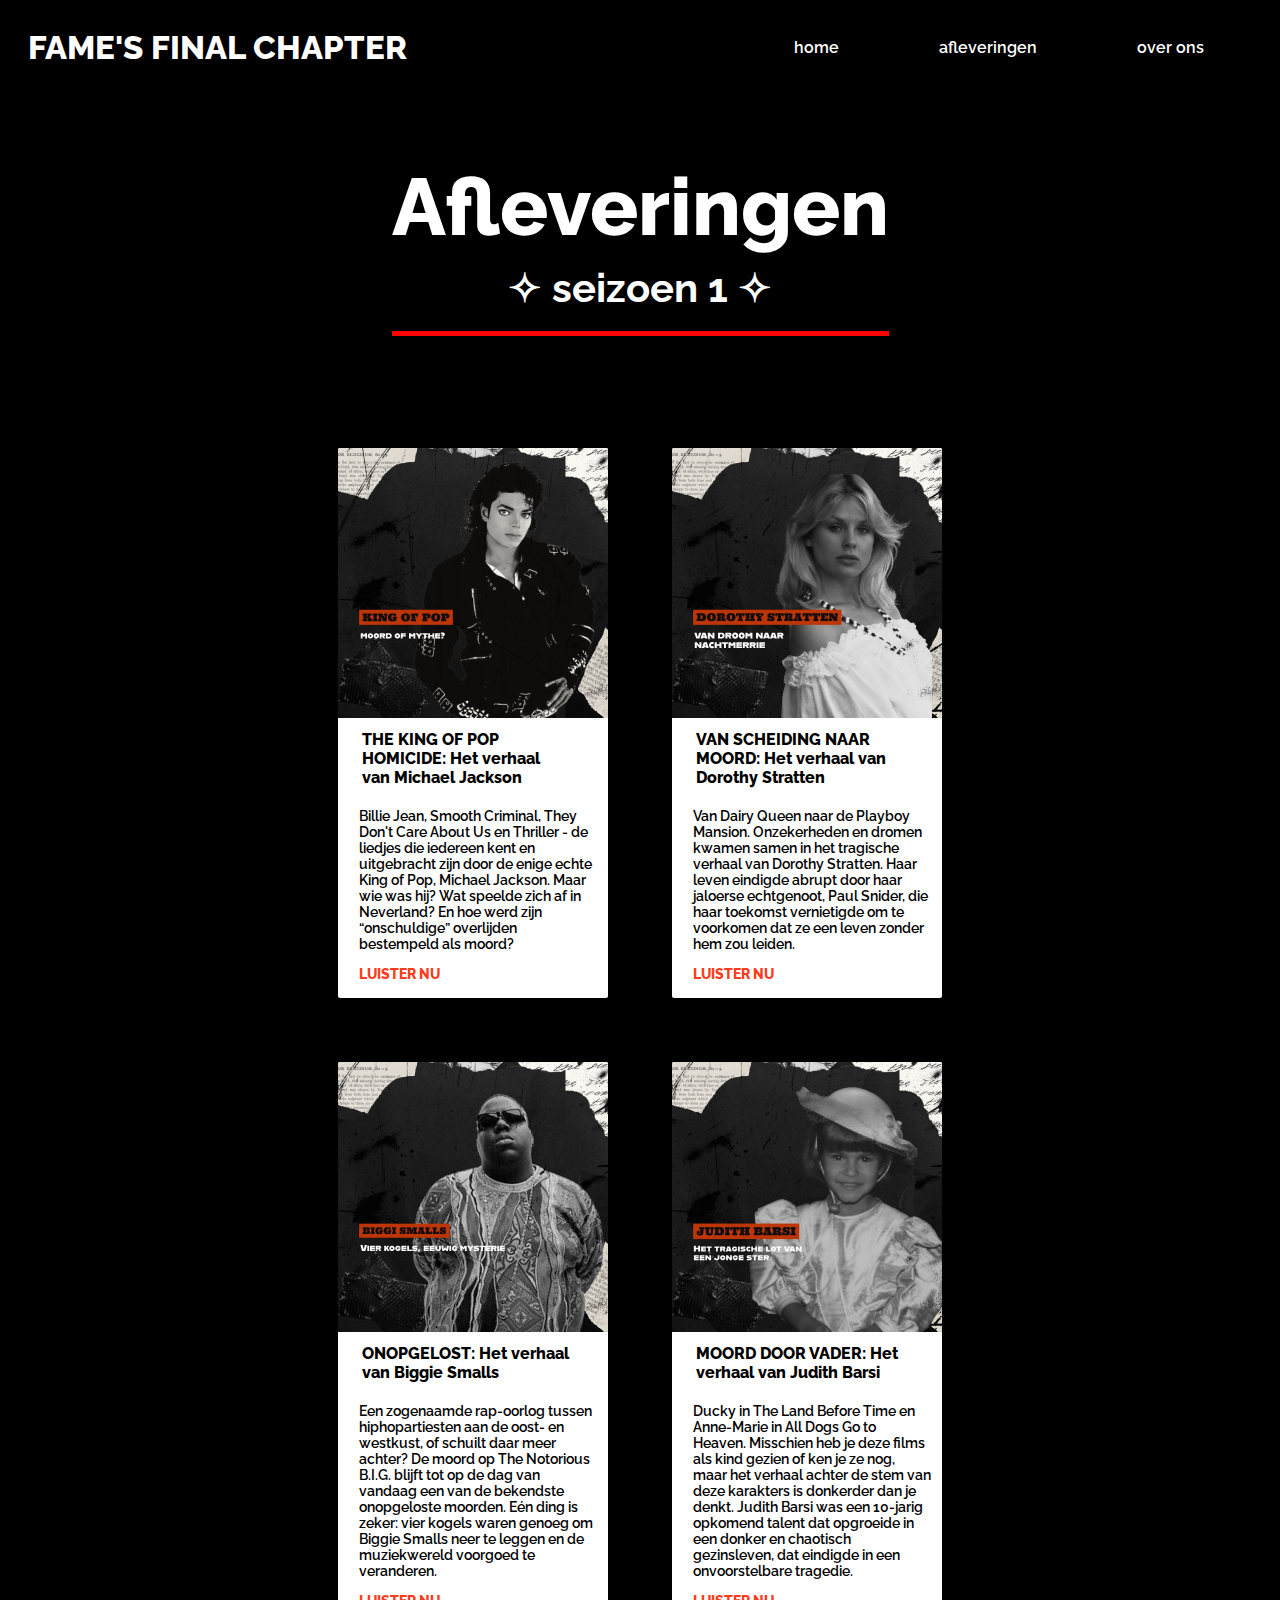
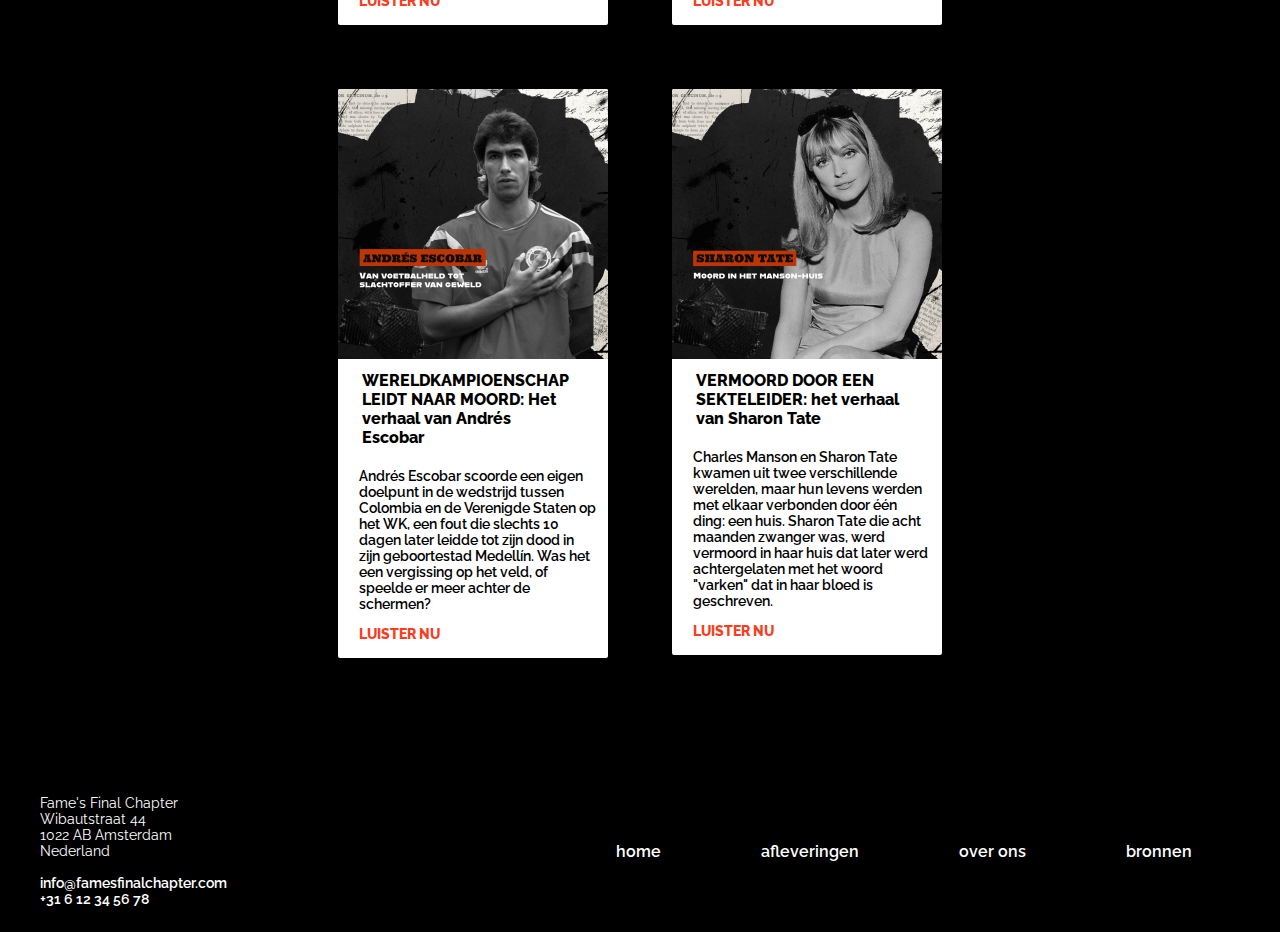
<file: afleveringen.html>
<!DOCTYPE html>
<html lang="nl">

<head>
    <meta charset="UTF-8">
    <meta name="viewport" content="width=device-width, initial-scale=1.0">
    <title>Fame's Final Chapter - Afleveringen</title>
    <link rel="stylesheet" href="css/style.css">
</head>

<body>
    <header>
        <a href="index.html">FAME'S FINAL CHAPTER</a>
        
        <nav>
            <ul>
                <li><a href="index.html">home</a></li>
                <li><a href="afleveringen.html">afleveringen</a></li>
                <li><a href="over_ons.html">over ons</a></li>
            </ul>
        </nav>
    </header>

    <main>
        <section>
            <div>
                <h1>Afleveringen</h1>
                <h2>✧ seizoen 1 ✧</h2>
            </div>
        </section>

        <!-- Afleveringen - Seizoen 1 -->
        <section>
            <h3>Afleveringen</h3>
            <article>
                <div>
                    <img src="images/michael-jackson_thumbnail.jpeg" alt="Michael Jackson Thumbnail">
                    <h4>THE KING OF POP HOMICIDE: Het verhaal van Michael Jackson</h4>
                    <p>Billie Jean, Smooth Criminal, They Don't Care About Us en Thriller - de liedjes die iedereen kent
                        en uitgebracht zijn door de enige echte King of Pop, Michael Jackson. Maar wie was hij? Wat speelde zich af
                        in Neverland? En hoe werd zijn “onschuldige” overlijden bestempeld als moord?</p>
                    <a href="https://youtu.be/Zi_XLOBDo_Y?si=2RL1zgd4n17YhLJm">LUISTER NU</a>
                </div>
            </article>

            <article>
                <div>
                    <img src="images/dorothy-stratten_thumbnail.jpeg" alt="Dorothy Stratten Thumbnail">
                    <h4>VAN SCHEIDING NAAR MOORD: Het verhaal van Dorothy Stratten</h4>
                    <p>Van Dairy Queen naar de Playboy Mansion. Onzekerheden en dromen kwamen samen in het tragische
                        verhaal van Dorothy Stratten. Haar leven eindigde abrupt door haar jaloerse echtgenoot, Paul Snider, die
                        haar toekomst vernietigde om te voorkomen dat ze een leven zonder hem zou leiden.</p>
                    <a href="https://youtu.be/4bbiC3lw7D8?si=qMgVU_SR9GnLeQNc">LUISTER NU</a>
                </div>
            </article>

            <article>
                <div>
                    <img src="images/biggie-smalls_thumbnail.jpeg" alt="Biggie Smalls Thumbnail">
                    <h4>ONOPGELOST: Het verhaal van Biggie Smalls</h4>
                    <p>Een zogenaamde rap-oorlog tussen hiphopartiesten aan de oost- en westkust, of schuilt daar meer achter?
                        De moord op The Notorious B.I.G. blijft tot op de dag van vandaag een van de bekendste
                        onopgeloste moorden. Eén ding is zeker: vier kogels waren genoeg om Biggie Smalls neer te leggen en de
                        muziekwereld voorgoed te veranderen.</p>
                    <a href="https://youtu.be/_JZom_gVfuw?si=YMfRbGf0AQakgNem">LUISTER NU</a>
                </div>
            </article>

            <article>
                <div>
                    <img src="images/judith-barsi_thumbnail.jpeg" alt="Judith Barsi Thumbnail">
                    <h4>MOORD DOOR VADER: Het verhaal van Judith Barsi</h4>
                    <p>Ducky in The Land Before Time en Anne-Marie in All Dogs Go to Heaven. Misschien heb je deze films
                        als
                        kind gezien of ken je ze nog, maar het verhaal achter de stem van deze karakters is donkerder
                        dan je
                        denkt. Judith Barsi was een 10-jarig opkomend talent dat opgroeide in een donker en chaotisch
                        gezinsleven, dat eindigde in een onvoorstelbare tragedie.</p>
                    <a href="https://youtu.be/OYh02GlbRQE?si=AYnQoxR6OCFAeCXl">LUISTER NU</a>
                </div>
            </article>

            <article>
                <div>
                    <img src="images/andres-escobar_thumbnail.jpeg" alt="Andrés Escobar Thumbnail">
                    <h4>WERELDKAMPIOENSCHAP LEIDT NAAR MOORD: Het verhaal van Andrés Escobar</h4>
                    <p>Andrés Escobar scoorde een eigen doelpunt in de wedstrijd tussen Colombia en de Verenigde Staten
                        op
                        het
                        WK, een fout die slechts 10 dagen later leidde tot zijn dood in zijn geboortestad Medellín. Was
                        het
                        een
                        vergissing op het veld, of speelde er meer achter de schermen?</p>
                    <a href="https://youtu.be/kk6f4enUo6w?si=ozaH78iZj54rgj3n">LUISTER NU</a>
                </div>
            </article>

            <article>
                <div>
                    <img src="images/sharon-tate_thumbnail.jpeg" alt="Sharon Tate Thumbnail">
                    <h4>VERMOORD DOOR EEN SEKTELEIDER: het verhaal van Sharon Tate</h4>
                    <p>Charles Manson en Sharon Tate kwamen uit twee verschillende werelden, maar hun levens werden met
                        elkaar
                        verbonden door één ding: een huis. Sharon Tate die acht maanden zwanger was, werd vermoord in
                        haar
                        huis
                        dat later werd achtergelaten met het woord "varken" dat in haar bloed is geschreven.</p>
                    <a href="https://youtu.be/_MFxnb1D6Zg?si=ejHrEf09OBe5m2Bh">LUISTER NU</a>
                </div>
            </article>
        </section>
    </main>

    <footer>
        <address>
            Fame's Final Chapter<br>
            Wibautstraat 44<br>
            1022 AB Amsterdam<br>
            Nederland<br>
            <br>
            <a href="mailto:info@famesfinalchapter.com">info@famesfinalchapter.com</a><br>
            <a href="tel:+31612345678">+31 6 12 34 56 78</a><br>
        </address>

        <nav>
            <ul>
                <li><a href="index.html">home</a></li>
                <li><a href="afleveringen.html">afleveringen</a></li>
                <li><a href="over_ons.html">over ons</a></li>
                <li><a href="bronnen.html">bronnen</a></li>
            </ul>
        </nav>
    </footer>
</body>

</html>
</file>
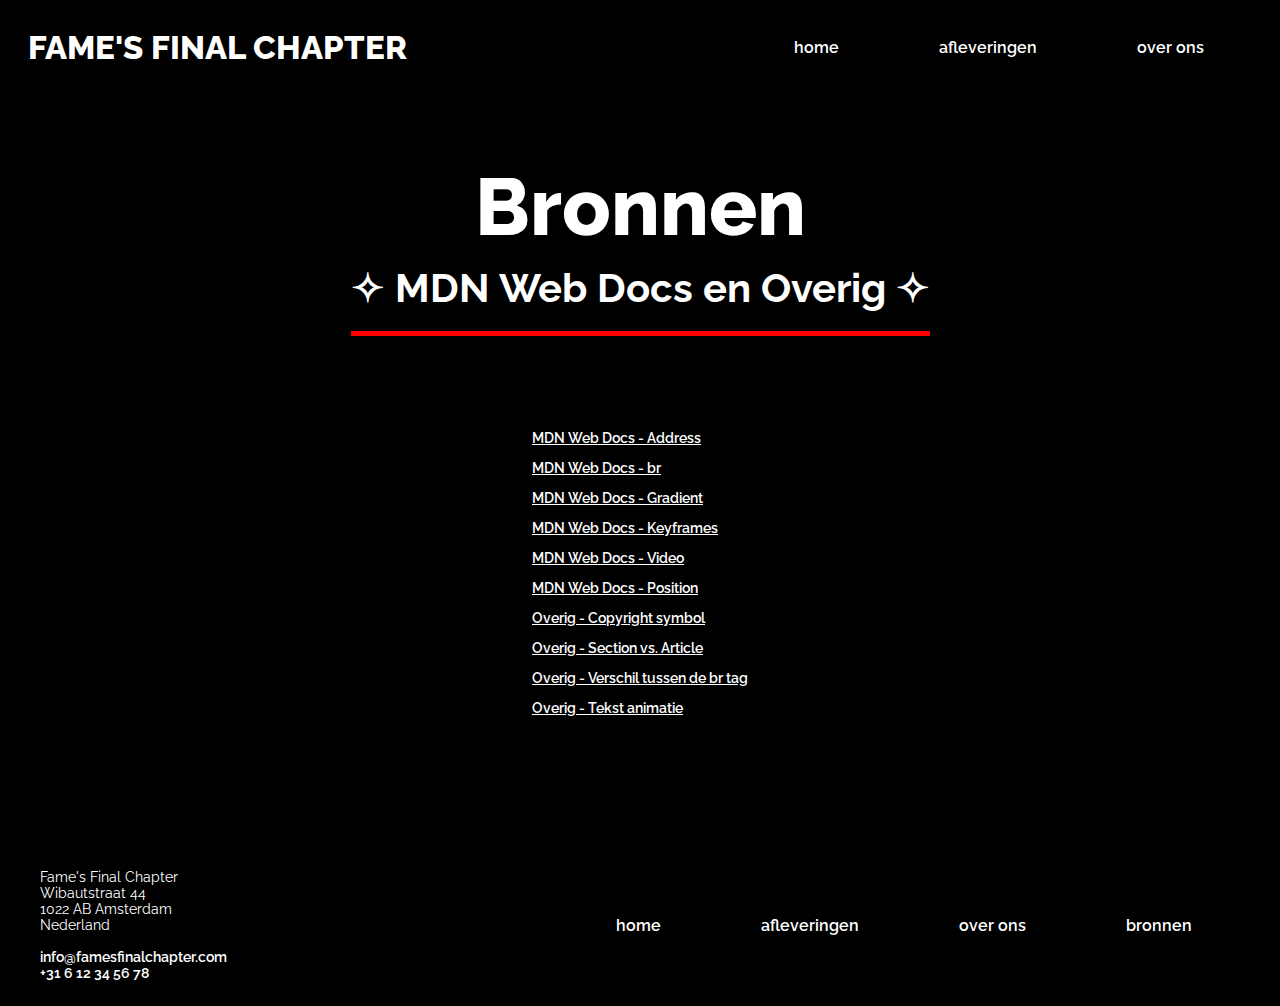
<file: bronnen.html>
<!DOCTYPE html>
<html lang="nl">

<head>
    <meta charset="UTF-8">
    <meta name="viewport" content="width=device-width, initial-scale=1.0">
    <title>Bronnen - Internetstandaarden</title>
    <link rel="stylesheet" href="css/style.css">
</head>

<body>
    <header>
        <a href="index.html">FAME'S FINAL CHAPTER</a>
        
        <nav>
            <ul>
                <li><a href="index.html">home</a></li>
                <li><a href="afleveringen.html">afleveringen</a></li>
                <li><a href="over_ons.html">over ons</a></li>
            </ul>
        </nav>
    </header>

    <main>
        <section>
            <div>
                <h1>Bronnen</h1>
                <h2>✧ MDN Web Docs en Overig ✧</h2>
            </div>
        </section>

        <div class="bronnen">
            <ul>
                <li><a href="https://developer.mozilla.org/en-US/docs/Web/HTML/Element/address">MDN Web Docs - Address</a></li>
                <li><a href="https://developer.mozilla.org/en-US/docs/Web/HTML/Element/br">MDN Web Docs - br</a></li>
                <li><a href="https://developer.mozilla.org/en-US/docs/Web/CSS/gradient/linear-gradient">MDN Web Docs - Gradient</a></li>
                <li><a href="https://developer.mozilla.org/en-US/docs/Web/CSS/@keyframes">MDN Web Docs - Keyframes</a></li>
                <li><a href="https://developer.mozilla.org/en-US/docs/Web/HTML/Element/video">MDN Web Docs - Video</a></li>
                <li><a href="https://developer.mozilla.org/en-US/docs/Web/CSS/position">MDN Web Docs - Position</a></li>
                <li><a href="https://careerkarma.com/blog/html-copyright-symbol/#:~:text=The%20HTML%20copyright%20symbol%20is,to%20become%20a%20web%20developer%3F">Overig - Copyright symbol</a></li>
                <li><a href="https://www-dhiwise-com.translate.goog/post/html-section-vs-article-when-and-how-to-use-each?_x_tr_sl=en&_x_tr_tl=nl&_x_tr_hl=nl&_x_tr_pto=rq&_x_tr_hist=true">Overig - Section vs. Article</a></li>
                <li><a href="https://dev.to/scalertopics/difference-between-and-tag-in-html-5350">Overig - Verschil tussen de br tag</a></li>
                <li><a href="https://stackoverflow.com/questions/71550021is-there-a-way-to-animate-appearing-text-in-html-css">Overig - Tekst animatie</a>
                </li>
            </ul>
        </div>
    </main>
    
    <footer>
        <address>
            Fame's Final Chapter<br>
            Wibautstraat 44<br>
            1022 AB Amsterdam<br>
            Nederland<br>
            <br>
            <a href="mailto:info@famesfinalchapter.com">info@famesfinalchapter.com</a><br>
            <a href="tel:+31612345678">+31 6 12 34 56 78</a><br>
        </address>

        <nav>
            <ul>
                <li><a href="index.html">home</a></li>
                <li><a href="afleveringen.html">afleveringen</a></li>
                <li><a href="over_ons.html">over ons</a></li>
                <li><a href="bronnen.html">bronnen</a></li>
            </ul>
        </nav>
    </footer>

</body>

</html>
</file>
<file: css/style.css>
@import url('https://fonts.googleapis.com/css2?family=Raleway:ital,wght@0,100..900;1,100..900&display=swap');

* {
    margin: 0;
    padding: 0;
    box-sizing: border-box;
}

body {
    background-color: black;
}

/* header */
header {
    top: 0;
    left: 0;
    width: 100%;
    padding: 28px;
    position: fixed;
    background: black;
    width: 100%;
    display: flex;
    align-items: center;
    justify-content: space-between;
}

header li {
    display: inline;
    padding: 3em;
}

header a {
    font-family: "Raleway", sans-serif;
    font-weight: 800;
    font-style: normal;
    font-size: 33px;
    color: white;
    text-decoration: none;
}

header nav a {
    font-family: "Raleway", sans-serif;
    font-weight: 600;
    font-style: normal;
    font-size: 16px;
    color: white;
    text-decoration: none;
    transition: color 0.5s;
    
}

header nav a:hover {
    color: red;
}

/* Index - Banner */
main article h1 {
    font-family: "Raleway", sans-serif;
    font-weight: 750;
    font-style: normal;
    font-size: 85px;
    color: white;
    position: absolute;
    display: flex;
    justify-content: center;
    text-align: center;
    left: 20%;
    margin-top: 550px;
}

main article h2 {
    font-family: "Raleway", sans-serif;
    font-weight: 400;
    font-style: normal;
    font-size: 40px;
    color: white;
    position: absolute;
    display: flex;
    justify-content: center;
    left: 27%;
    margin-top: 660px;
    margin-bottom: 675px;
}

main article img{
    margin-bottom: 3em;
    float: none;
    margin-left: 0%;
}

/* Index - Podcast speler */
main article h3 {
    display: none;
}

article .podcast {
    background: linear-gradient(90deg, rgb(193, 55, 51) 0%, rgb(193, 55, 51) 25%, rgb(149, 86, 68) 75%, black 100%);
    height: 300px;
    margin-top: 80px;
    margin-bottom: 50px;
    margin-left: 15.5em;
    margin-right: 15.5em;
    border-top-left-radius: 2px;
    border-bottom-left-radius: 2px;
}

.podcast img {
    width: 300px;
    height: 300px;
    border-top-left-radius: 2px;
    border-bottom-left-radius: 2px;
    float: left;
}

.podcast h4 {
    font-family: "Raleway", sans-serif;
    font-weight: 800;
    font-style: normal;
    font-size: 25px;
    color: white;
    display: flex;
    justify-content: left;
    text-align: left;
    padding: 1em 5em 0em 1em;
}

.podcast p {
    font-family: "Raleway", sans-serif;
    font-weight: 400;
    font-style: normal;
    font-size: 14px;
    color: white;
    display: flex;
    width: 55%;
    justify-content: left;
    padding: 1em 0em 0em 1.5em;
}

.podcast a {
    color: white;
    font-family: "Raleway", sans-serif;
    font-weight: 400;
    font-style: normal;
    font-size: 14px;
}

main p {
    font-family: "Raleway", sans-serif;
    font-weight: 600;
    font-style: normal;
    font-size: 14px;
    color: white;
}

main p {
    display: flex;
    justify-content: center;
    padding: 0em 16em 0em 16em;
    text-align: center;
}

main a {
    font-family: "Raleway", sans-serif;
    font-weight: 600;
    font-style: normal;
    font-size: 16px;
    color: white;
    transition: color 0.5s;
    display: flex;
    justify-content: center;
    padding: 1em 0em 0em 0em;
}

main a:hover {
    color: red;
}

main article p {
    font-family: "Raleway", sans-serif;
    font-weight: 400;
    font-style: normal;
    font-size: 16px;
    color: white;
}

figure {
    position: static;
    margin: 0;
    padding-top: 4.5%;
    padding-left: 34%;
}

/* Afleveringen/Over ons - Banner */
main div h1 {
    font-family: "Raleway", sans-serif;
    font-weight: 800;
    font-style: normal;
    font-size: 80px;
    color: white;
    display: flex;
    justify-content: center;
    padding: 2em 0em 0em 0em;
    margin-bottom: 10px;
}

main div h2 {
    font-family: "Raleway", sans-serif;
    font-style: normal;
    font-size: 40px;
    color: white;
    display: flex;
    justify-content: center;
    white-space: nowrap;
    overflow: hidden;
    border-bottom: 5px solid red;
    padding-bottom: 0.5em;
    animation: animate 2s linear forwards;
}

@keyframes animate {
    0% {
        width: 0px;
        padding-bottom: 1.5em;
    }
    100% {
        width: 100%;
    }
}

/* Afleveringen - Afleveringen */
section {
    display: flex;
    flex-wrap: wrap;
    justify-content: center;
    padding: 0em 10em 5em 10em;
}

main section h3 {
    display: none;
}

section article div {
    background-color: white;
    border-radius: 2px;
    padding-bottom: 1em;
    margin: 2em;
    width: 270px;
}

section article img {
    width: 270px;
    height: 270px;
    border-top-left-radius: 2px;
    border-top-right-radius: 2px;
    margin-bottom: 0em;
}

section article h4 {
    font-family: "Raleway", sans-serif;
    font-weight: 800;
    font-style: normal;
    font-size: 16px;
    padding: 0.5em 1.5em 0em 1.5em;
    width: 16em;
}

section article p {
    font-family: "Raleway", sans-serif;
    font-weight: 600;
    font-style: normal;
    font-size: 14px;
    padding: 1em 1em 1em 1.5em;
    width: 18.5em;
    text-align: left;
    color: black;
}

section article a {
    font-family: "Raleway", sans-serif;
    font-weight: 800;
    font-style: normal;
    font-size: 14px;
    text-decoration: none;
    color: rgb(250, 61, 28);
    padding-left: 1.5em;
    justify-content: left;
}

/* Over Ons */
main h3 {
    color: white;
    font-family: "Raleway", sans-serif;
    font-weight: 800;
    font-style: normal;
    font-size: 25px;
}

main h3 {
    width: 100%;
    padding-top: 1em;
    display: flex;
    justify-content: center;
}

main div p {
    display: flex;
    text-align: left;
    padding: 1em 0em 0em 1.5em;
    margin-right: 18em;
    margin-top: 0.5em;
}

main img {
    float: left;
    margin-left: 15.5em;
}

.informatie {
    border-radius: 2px;
    background: linear-gradient(90deg, rgb(193, 55, 51) 0%, rgb(193, 55, 51) 25%, rgb(149, 86, 68) 75%, black 100%);
    height: 180px;
    margin-top: 85px;
    margin-bottom: 75px;
    margin-left: 15.5em;
    margin-right: 15.5em;
}

.informatie h3 {
    display: flex;
    justify-content: left;
    margin-left: 1em;
    margin-bottom: 0.5em;
}

.informatie p {
    font-family: "Raleway", sans-serif;
    font-weight: 400;
    font-style: normal;
    font-size: 14px;
    width: 90%;
    color: white;
    display: flex;
    justify-content: center;
    text-align: left;
    padding: 0em 0em 0em 2em;
  }

video {
    display: block;
    margin: auto;
    margin-top: 10px;
    margin-bottom: 100px;
}

/* Footer */
footer {
    top: 0;
    left: 0;
    width: 100%;
    padding: 25px 40px;
    display: flex;
    align-items: center;
    justify-content: space-between;
}

footer nav a {
    font-family: "Raleway", sans-serif;
    font-weight: 600;
    font-style: normal;
    font-size: 16px;
    color: white;
    text-decoration: none;
    transition: color 0.5s;
}

footer nav a:hover {
    color: red;
}

footer li {
    display: inline;
    padding: 3em;
}

footer address {
    font-family: "Raleway", sans-serif;
    font-weight: 400;
    font-style: normal;
    font-size: 14px;
    color: white;
}

footer address a {
    text-decoration: none;
    color: white;
    font-weight: 600;
    transition: color 0.5s;
}

footer address a:hover {
    color: red;
}

footer p {
    font-family: "Raleway", sans-serif;
    font-weight: 600;
    font-style: normal;
    font-size: 14px;
}

/* Bronnen */
main .bronnen a {
    color: white;
    font-family: "Raleway", sans-serif;
    font-weight: 600;
    font-style: normal;
    font-size: 14px;
}

main .bronnen li {
    display: flex;
    justify-content: left;
}
main .bronnen ul {
    text-decoration: none;
}

.bronnen {
    display: flex;
    justify-content: center;
    margin-bottom: 8em;
    transition: color 0.5s;
}

.bronnen :hover {
    color: red;
}
</file>
